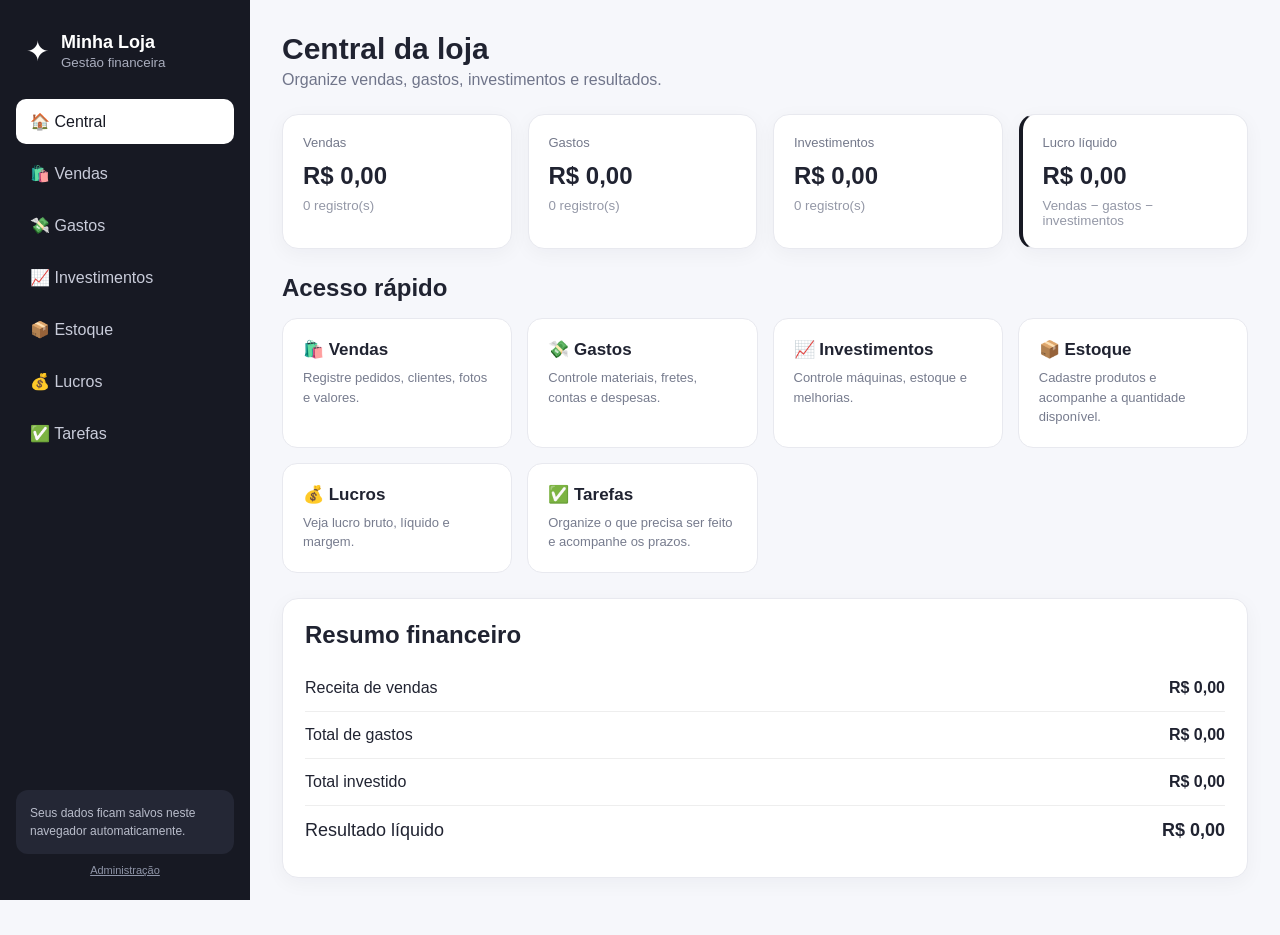
<file: index.html>
<!DOCTYPE html>
<html lang="pt-BR">
<head>
<meta charset="UTF-8">
<meta name="viewport" content="width=device-width, initial-scale=1.0">
<title>Central da Loja</title>
<link rel="icon" type="image/png" href="IMG/logo.png">
<link rel="apple-touch-icon" href="IMG/logo.png">
<link rel="manifest" href="site.webmanifest">
<link rel="stylesheet" href="css/style.css">
</head>
<body>
<div class="app">
<aside class="sidebar">
  <div class="brand"><span>✦</span><div><strong>Minha Loja</strong><small>Gestão financeira</small></div></div>
  <nav>
    <a class="active" href="index.html">🏠 Central</a>
    <a href="pages/vendas.html">🛍️ Vendas</a>
    <a href="pages/gastos.html">💸 Gastos</a>
    <a href="pages/investimentos.html">📈 Investimentos</a>
    <a href="pages/estoque.html">📦 Estoque</a>
    <a href="pages/lucros.html">💰 Lucros</a>
    <a href="pages/tarefas.html">✅ Tarefas</a>
  </nav>
  <div class="side-note">Seus dados ficam salvos neste navegador automaticamente.</div><button class="admin-link" type="button" onclick="openAdminPanel()">Administração</button>
</aside>
<main class="content">
<header class="topbar"><div><h1>Central da loja</h1><p>Organize vendas, gastos, investimentos e resultados.</p></div></header>
<section class="cards">
  <div class="card"><span>Vendas</span><b id="vendas">R$ 0,00</b><small id="vendasQtd">0 registros</small></div>
  <div class="card"><span>Gastos</span><b id="gastos">R$ 0,00</b><small id="gastosQtd">0 registros</small></div>
  <div class="card"><span>Investimentos</span><b id="investimentos">R$ 0,00</b><small id="investimentosQtd">0 registros</small></div>
  <div class="card highlight"><span>Lucro líquido</span><b id="lucro">R$ 0,00</b><small>Vendas − gastos − investimentos</small></div>
</section>
<section class="quick">
<h2>Acesso rápido</h2>
<div class="grid">
<a href="pages/vendas.html" class="module"><strong>🛍️ Vendas</strong><span>Registre pedidos, clientes, fotos e valores.</span></a>
<a href="pages/gastos.html" class="module"><strong>💸 Gastos</strong><span>Controle materiais, fretes, contas e despesas.</span></a>
<a href="pages/investimentos.html" class="module"><strong>📈 Investimentos</strong><span>Controle máquinas, estoque e melhorias.</span></a>
<a href="pages/estoque.html" class="module"><strong>📦 Estoque</strong><span>Cadastre produtos e acompanhe a quantidade disponível.</span></a>
<a href="pages/lucros.html" class="module"><strong>💰 Lucros</strong><span>Veja lucro bruto, líquido e margem.</span></a>
<a href="pages/tarefas.html" class="module"><strong>✅ Tarefas</strong><span>Organize o que precisa ser feito e acompanhe os prazos.</span></a>
</div>
</section>
<section class="panel">
<h2>Resumo financeiro</h2>
<div id="summary"></div>
</section>
</main></div>
<div id="adminModal" class="modal hidden"><div class="modal-box admin-box"><button class="close" type="button" onclick="closeAdminPanel()">×</button><h2>Administração</h2><div id="adminTools" class="admin-tools"><p>Ações administrativas</p><div class="backup-actions"><button class="button" type="button" onclick="downloadBackup()">Baixar backup</button><label class="button ghost backup-file">Restaurar backup<input id="backupFile" type="file" accept="application/json,.json" onchange="restoreBackup(this)"></label></div><button class="danger" type="button" onclick="clearAll()">Limpar todos os dados</button></div></div></div>
<script src="js/app.js?v=2"></script>
<script>
const adminModal=document.getElementById('adminModal');
function openAdminPanel(){adminModal.classList.remove('hidden')}
function closeAdminPanel(){adminModal.classList.add('hidden')}
renderDashboard();
</script>
</body></html>
</file>
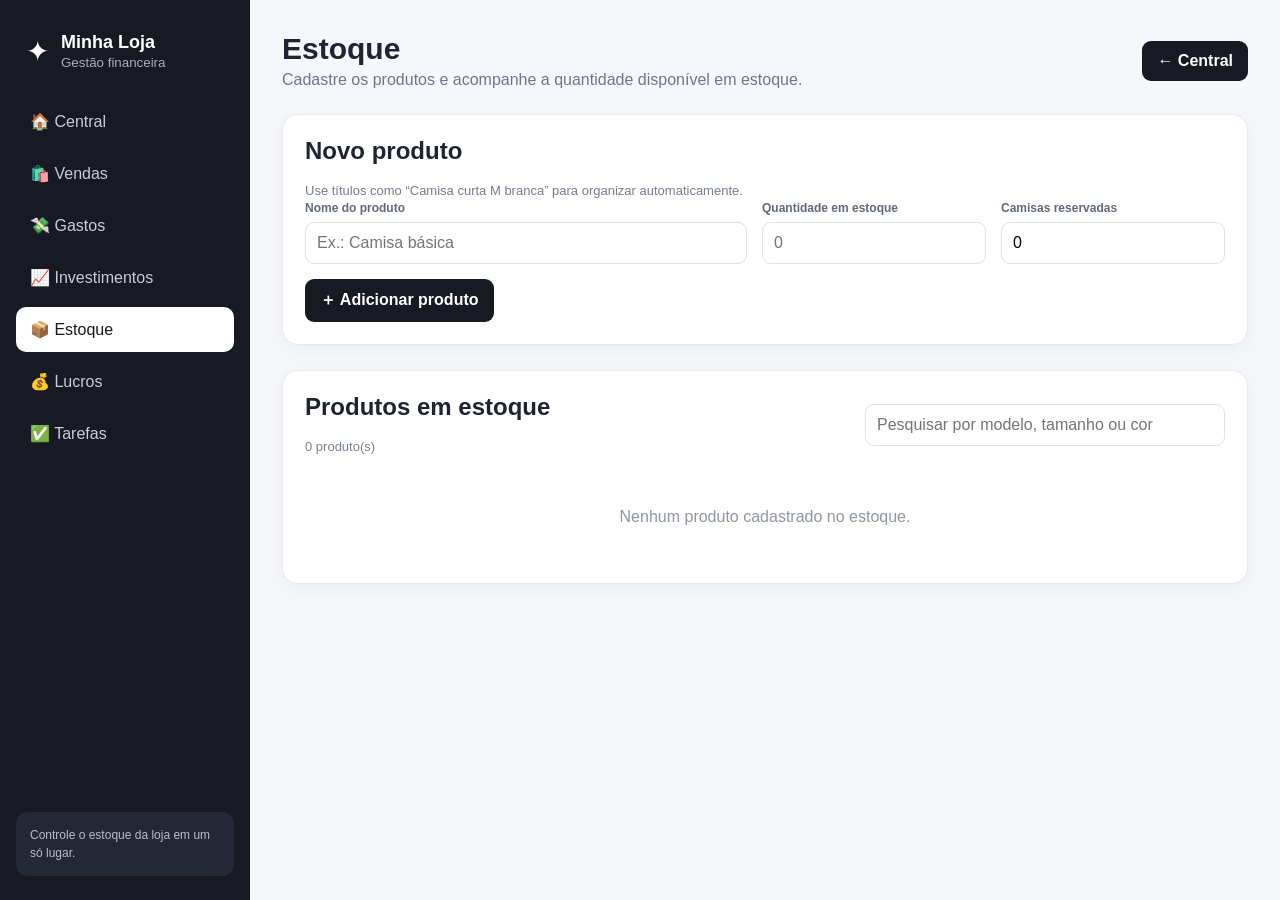
<file: pages/estoque.html>
<!DOCTYPE html>
<html lang="pt-BR">
<head>
  <meta charset="UTF-8">
  <meta name="viewport" content="width=device-width, initial-scale=1.0">
  <title>Estoque</title>
  <link rel="icon" type="image/png" href="../IMG/logo.png">
  <link rel="apple-touch-icon" href="../IMG/logo.png">
  <link rel="manifest" href="../site.webmanifest">
  <link rel="stylesheet" href="../css/style.css">
</head>
<body>
  <div class="app">
    <aside class="sidebar">
      <div class="brand"><span>✦</span><div><strong>Minha Loja</strong><small>Gestão financeira</small></div></div>
      <nav>
        <a href="../index.html">🏠 Central</a>
        <a href="vendas.html">🛍️ Vendas</a>
        <a href="gastos.html">💸 Gastos</a>
        <a href="investimentos.html">📈 Investimentos</a>
        <a class="active" href="estoque.html">📦 Estoque</a>
        <a href="lucros.html">💰 Lucros</a>
        <a href="tarefas.html">✅ Tarefas</a>
      </nav>
      <div class="side-note">Controle o estoque da loja em um só lugar.</div>
    </aside>

    <main class="content">
      <header class="topbar">
        <div>
          <h1>Estoque</h1>
          <p>Cadastre os produtos e acompanhe a quantidade disponível em estoque.</p>
        </div>
        <a class="button" href="../index.html">← Central</a>
      </header>

      <section class="panel task-form-panel stock-form-panel">
        <div class="section-heading">
          <div>
            <h2 id="stockFormTitle">Novo produto</h2>
            <p>Use títulos como “Camisa curta M branca” para organizar automaticamente.</p>
          </div>
        </div>

        <form id="stockForm" class="form">
          <div class="field wide">
            <label for="stockName">Nome do produto</label>
            <input id="stockName" maxlength="120" placeholder="Ex.: Camisa básica" required>
          </div>
          <div class="field">
            <label for="stockQty">Quantidade em estoque</label>
            <input id="stockQty" type="number" min="0" step="1" placeholder="0" required>
          </div>
          <div class="field">
            <label for="stockReserved">Camisas reservadas</label>
            <input id="stockReserved" type="number" min="0" step="1" value="0" required>
          </div>
          <div class="actions wide">
            <button class="button" id="submitStock" type="submit">＋ Adicionar produto</button>
            <button class="ghost hidden" id="cancelStockEdit" type="button" onclick="cancelStockEdit()">Cancelar edição</button>
          </div>
        </form>
      </section>

      <section class="panel">
        <div class="task-list-heading stock-list-heading">
          <div>
            <h2>Produtos em estoque</h2>
            <span id="stockCount" class="muted">0 produto(s)</span>
          </div>
          <input id="stockSearch" class="search stock-search" type="search" placeholder="Pesquisar por modelo, tamanho ou cor">
        </div>
        <div id="stockList" class="stock-list"></div>
      </section>
    </main>
  </div>

  <script src="../js/app.js"></script>
  <script>
    let editingProduct = null;
    const form = document.getElementById('stockForm');
    const nameInput = document.getElementById('stockName');
    const qtyInput = document.getElementById('stockQty');
    const reservedInput = document.getElementById('stockReserved');
    const searchInput = document.getElementById('stockSearch');

    const COLORS = [
      ['branco', 'branca'], ['preto', 'preta'], ['azul'], ['vermelho', 'vermelha'],
      ['verde'], ['amarelo', 'amarela'], ['rosa'], ['roxo', 'roxa'], ['laranja'],
      ['cinza'], ['bege'], ['marrom'], ['lilas'], ['vinho'], ['dourado', 'dourada'],
      ['prata', 'prateado', 'prateada']
    ];
    const SIZE_ORDER = ['PP', 'P', 'M', 'G', 'GG', 'XG', 'XGG', 'XXG'];

    function plainText(value) {
      return String(value || '').normalize('NFD').replace(/[\u0300-\u036f]/g, '').toLowerCase();
    }

    function titleCase(value) {
      return value.replace(/\b\w/g, letter => letter.toUpperCase());
    }

    function productDetails(name) {
      let rest = plainText(name).replace(/[-_/]+/g, ' ');
      let color = 'Sem cor informada';
      COLORS.some(group => {
        const match = group.find(item => new RegExp('\\b' + item + '\\b').test(rest));
        if (!match) return false;
        color = titleCase(group[0]);
        rest = rest.replace(new RegExp('\\b(?:' + group.join('|') + ')\\b', 'g'), ' ');
        return true;
      });

      const sizeMatch = rest.match(/\b(xxg|xgg|xg|gg|pp|p|m|g|\d{2})\b/i);
      const size = sizeMatch ? sizeMatch[1].toUpperCase() : 'Sem tamanho informado';
      if (sizeMatch) rest = rest.replace(/\b(xxg|xgg|xg|gg|pp|p|m|g|\d{2})\b/ig, ' ');
      rest = rest.replace(/\b(tamanho|tam)\b/g, ' ').replace(/\s+/g, ' ').trim();

      return { model: titleCase(rest || 'Modelo não informado'), size, color };
    }

    function integer(value) {
      return Math.max(0, Math.floor(Number(value) || 0));
    }

    function sizeRank(size) {
      const rank = SIZE_ORDER.indexOf(size);
      return rank === -1 ? 999 : rank;
    }

    function productCard(product) {
      const quantity = integer(product.quantidade);
      const reserved = integer(product.reservadas);
      const available = Math.max(0, quantity - reserved);
      return `
        <article class="task-item stock-item">
          <div class="task-copy">
            <strong>${esc(product.nome)}</strong>
            <span class="stock-meta">Estoque: <b>${quantity}</b> · Reservadas: <b>${reserved}</b> · Disponíveis: <b>${available}</b></span>
          </div>
          <div class="task-actions stock-actions">
            <button class="stock-icon add" type="button" title="Adicionar uma unidade" aria-label="Adicionar uma unidade" onclick="increaseQuantity('${product.id}')">+</button>
            <button class="stock-icon subtract" type="button" title="Remover uma unidade" aria-label="Remover uma unidade" onclick="decreaseQuantity('${product.id}')">−</button>
            <button class="stock-icon edit" type="button" title="Editar produto" aria-label="Editar produto" onclick="editProduct('${product.id}')">✎</button>
            <button class="stock-icon remove" type="button" title="Excluir produto" aria-label="Excluir produto" onclick="deleteProduct('${product.id}')">×</button>
          </div>
        </article>`;
    }

    function renderStock() {
      const query = plainText(searchInput.value.trim());
      const products = getData().produtos
        .filter(product => plainText(product.nome).includes(query))
        .map(product => ({ ...product, details: productDetails(product.nome) }))
        .sort((a, b) => a.details.model.localeCompare(b.details.model, 'pt-BR') || a.details.size.localeCompare(b.details.size, 'pt-BR') || a.details.color.localeCompare(b.details.color, 'pt-BR') || a.nome.localeCompare(b.nome, 'pt-BR'));

      document.getElementById('stockCount').textContent = products.length + (query ? ' produto(s) encontrado(s)' : ' produto(s)');
      const groups = new Map();
      products.forEach(product => {
        const { model, size, color } = product.details;
        if (!groups.has(model)) groups.set(model, new Map());
        if (!groups.get(model).has(size)) groups.get(model).set(size, new Map());
        const colors = groups.get(model).get(size);
        if (!colors.has(color)) colors.set(color, []);
        colors.get(color).push(product);
      });
      document.getElementById('stockList').innerHTML = products.length
        ? [...groups.entries()].map(([model, sizes]) => `
            <section class="stock-model-group">
              <h3>${esc(model)}</h3>
              ${[...sizes.entries()].sort(([a], [b]) => sizeRank(a) - sizeRank(b) || a.localeCompare(b, 'pt-BR')).map(([size, colors]) => `
                <div class="stock-size-group">
                  <h4>Tamanho: ${esc(size)}</h4>
                  ${[...colors.entries()].sort(([a], [b]) => a.localeCompare(b, 'pt-BR')).map(([color, items]) => `
                    <div class="stock-color-group">
                      <h5>Cor: ${esc(color)}</h5>
                      ${items.map(productCard).join('')}
                    </div>`).join('')}
                </div>`).join('')}
            </section>`).join('')
        : '<div class="empty task-empty">Nenhum produto cadastrado no estoque.</div>';
    }

    form.addEventListener('submit', function (event) {
      event.preventDefault();
      const data = getData();
      const nome = nameInput.value.trim();
      const quantidade = integer(qtyInput.value);
      const reservadas = integer(reservedInput.value);

      if (!nome) {
        alert('Informe o nome do produto.');
        nameInput.focus();
        return;
      }
      if (reservadas > quantidade) {
        alert('A quantidade reservada não pode ser maior que o estoque.');
        reservedInput.focus();
        return;
      }

      if (editingProduct) {
        const product = data.produtos.find(item => item.id === editingProduct);
        if (product) {
          product.nome = nome;
          product.quantidade = quantidade;
          product.reservadas = reservadas;
        }
      } else {
        data.produtos.push({
          id: uid(),
          nome,
          quantidade,
          reservadas,
          criadoEm: new Date().toISOString()
        });
      }

      saveData(data);
      cancelStockEdit();
      renderStock();
    });

    function editProduct(id) {
      const product = getData().produtos.find(item => item.id === id);
      if (!product) return;

      editingProduct = id;
      nameInput.value = product.nome;
      qtyInput.value = Number(product.quantidade || 0);
      reservedInput.value = integer(product.reservadas);
      document.getElementById('stockFormTitle').textContent = 'Editar produto';
      document.getElementById('submitStock').textContent = 'Salvar alterações';
      document.getElementById('cancelStockEdit').classList.remove('hidden');
      nameInput.focus();
    }

    function cancelStockEdit() {
      editingProduct = null;
      form.reset();
      document.getElementById('stockFormTitle').textContent = 'Novo produto';
      document.getElementById('submitStock').textContent = '＋ Adicionar produto';
      document.getElementById('cancelStockEdit').classList.add('hidden');
    }

    function deleteProduct(id) {
      if (!confirm('Excluir este produto do estoque?')) return;

      const data = getData();
      data.produtos = data.produtos.filter(item => item.id !== id);
      saveData(data);

      if (editingProduct === id) {
        cancelStockEdit();
      }

      renderStock();
    }

    function increaseQuantity(id) {
      const data = getData();
      const product = data.produtos.find(item => item.id === id);
      if (!product) return;
      product.quantidade = integer(product.quantidade) + 1;
      saveData(data);
      renderStock();
    }

    function decreaseQuantity(id) {
      const data = getData();
      const product = data.produtos.find(item => item.id === id);
      if (!product) return;
      const quantity = integer(product.quantidade);
      const reserved = integer(product.reservadas);
      if (quantity <= reserved) {
        alert('Não é possível reduzir o estoque abaixo da quantidade reservada.');
        return;
      }
      product.quantidade = quantity - 1;
      saveData(data);
      renderStock();
    }

    renderStock();
    searchInput.addEventListener('input', renderStock);
    window.addEventListener('dataReady', renderStock);
  </script>
</body>
</html>
</file>
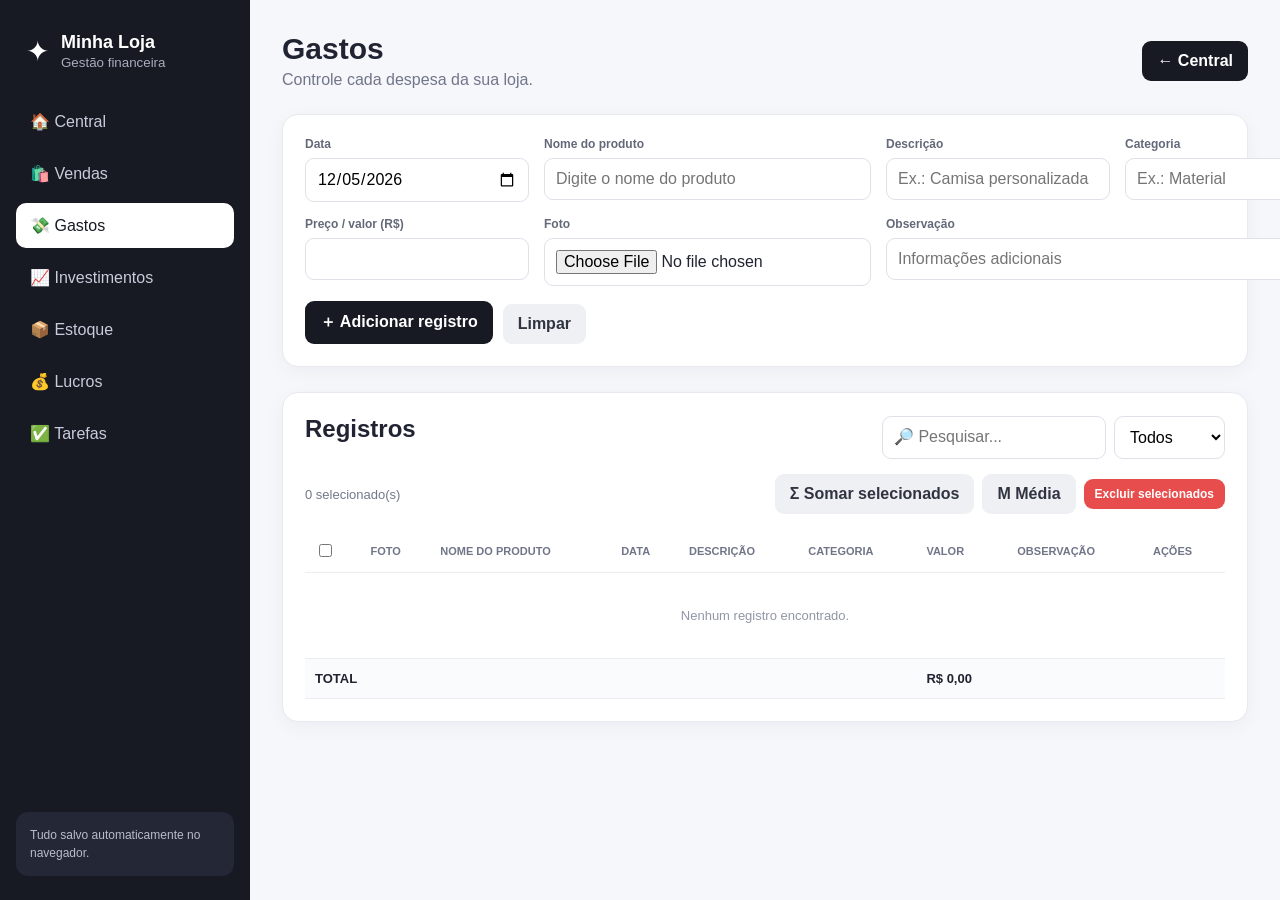
<file: pages/gastos.html>
<!DOCTYPE html>
<html lang="pt-BR">
<head><meta charset="UTF-8"><meta name="viewport" content="width=device-width,initial-scale=1.0"><title>Gastos</title><link rel="icon" type="image/png" href="../IMG/logo.png"><link rel="apple-touch-icon" href="../IMG/logo.png"><link rel="manifest" href="../site.webmanifest"><link rel="stylesheet" href="../css/style.css"></head>
<body><div class="app"><aside class="sidebar"><div class="brand"><span>✦</span><div><strong>Minha Loja</strong><small>Gestão financeira</small></div></div><nav><a href="../index.html">🏠 Central</a><a href="vendas.html" class="">🛍️ Vendas</a><a href="gastos.html" class="active">💸 Gastos</a><a href="investimentos.html" class="">📈 Investimentos</a><a href="estoque.html" class="">📦 Estoque</a><a href="lucros.html" class="">💰 Lucros</a></nav><div class="side-note">Tudo salvo automaticamente no navegador.</div></aside>
<main class="content"><header class="topbar"><div><h1>Gastos</h1><p>Controle cada despesa da sua loja.</p></div><a class="button" href="../index.html">← Central</a></header>
<section class="panel"><form id="form" class="form">
<div class="field"><label>Data</label><input id="data" type="date"></div>
<div class="field"><label>Nome do produto</label><input id="produto" type="text" maxlength="120" placeholder="Digite o nome do produto"></div><div class="field"><label>Descrição</label><input id="descricao" placeholder="Ex.: Camisa personalizada"></div>
<div class="field"><label>Categoria</label><input id="categoria" placeholder="Ex.: Material"></div>
<div class="field"><label>Preço / valor (R$)</label><input id="valor" type="number" step="0.01" min="0"></div>
<div class="field"><label>Foto</label><input id="foto" type="file" accept="image/*"></div>
<div class="field wide"><label>Observação</label><input id="obs" placeholder="Informações adicionais"></div>
<div class="actions wide"><button class="button" type="submit">＋ Adicionar registro</button><button class="ghost" type="button" onclick="resetForm()">Limpar</button></div>
</form></section>
<section class="panel"><div class="table-head"><h2>Registros</h2><div><input id="search" class="search" placeholder="🔎 Pesquisar..." oninput="render()"><select id="period" onchange="render()"><option value="all">Todos</option><option value="month">Este mês</option><option value="year">Este ano</option></select></div></div>
<div class="tools"><span id="selectedInfo">0 selecionados</span><button class="ghost" onclick="sumSelected()">Σ Somar selecionados</button><button class="ghost" onclick="avgSelected()">M Média</button><button class="danger small" onclick="deleteSelected()">Excluir selecionados</button></div>
<div class="table-wrap"><table><thead><tr><th><input type="checkbox" id="checkAll" onchange="toggleAll(this)"></th><th>Foto</th><th>Nome do produto</th><th>Data</th><th>Descrição</th><th>Categoria</th><th>Valor</th><th>Observação</th><th>Ações</th></tr></thead><tbody id="tbody"></tbody><tfoot><tr><td colspan="6">TOTAL</td><td id="total">R$ 0,00</td><td colspan="2"></td></tr></tfoot></table></div></section>
</main></div>
<div id="modal" class="modal hidden"><div class="modal-box"><button class="close" onclick="closeModal()">×</button><h2>Editar registro</h2><form id="editForm" class="form"></form></div></div>
<script src="../js/app.js"></script><script>
const TYPE='gastos'; let editing=null;
document.getElementById('data').valueAsDate=new Date();
function resetForm(){document.getElementById('form').reset();document.getElementById('data').valueAsDate=new Date()}
document.getElementById('form').addEventListener('submit',async e=>{
 e.preventDefault(); const d=getData(), f=document.getElementById('foto').files[0]; let photo='';
 if(f){photo=await readFile(f)}
 d[TYPE].push({id:uid(),produtoId:"",produtoNome:produto.value.trim(),data:data.value,descricao:descricao.value,categoria:categoria.value,valor:Number(valor.value||0),foto:photo,obs:obs.value});saveData(d);resetForm();render();
});
function readFile(f){return new Promise((res,rej)=>{const r=new FileReader();r.onload=()=>res(r.result);r.onerror=rej;r.readAsDataURL(f)})}
function filtered(){const d=getData()[TYPE], q=search.value.toLowerCase(), p=period.value, now=new Date();return d.filter(x=>{const text=(productName(x.produtoId)||x.produtoNome||'')+' '+x.descricao+' '+x.categoria+' '+x.obs.toLowerCase();if(q&&!text.includes(q))return false;if(p==='month'){const z=new Date(x.data+'T12:00');if(z.getMonth()!=now.getMonth()||z.getFullYear()!=now.getFullYear())return false}if(p==='year'&&x.data?.slice(0,4)!=now.getFullYear())return false;return true}).sort((a,b)=>(b.data||'').localeCompare(a.data||''))}
function render(){const arr=filtered();tbody.innerHTML=rowsGroupedByDate(arr,9,x=>`<tr><td><input class="rowcheck" type="checkbox" value="${x.id}" onchange="selectionChanged()"></td><td>${imagePreview(x.foto)}</td><td><b>${esc(productName(x.produtoId)||x.produtoNome||'—')}</b></td><td>${formatRecordDate(x.data)}</td><td><b>${esc(x.descricao)}</b></td><td>${esc(x.categoria)}</td><td class="money">${brl(x.valor)}</td><td>${esc(x.obs)}</td><td><button class="icon" onclick="edit('${x.id}')">✏️</button><button class="icon" onclick="del('${x.id}')">🗑️</button></td></tr>`)||`<tr><td colspan="9" class="empty">Nenhum registro encontrado.</td></tr>`;total.textContent=brl(arr.reduce((a,x)=>a+x.valor,0));selectionChanged()}
function selected(){return [...document.querySelectorAll('.rowcheck:checked')].map(c=>c.value)}
function selectionChanged(){selectedInfo.textContent=selected().length+' selecionado(s)'}
function toggleAll(c){document.querySelectorAll('.rowcheck').forEach(x=>x.checked=c.checked);selectionChanged()}
function sumSelected(){const ids=selected(), d=getData()[TYPE];alert('Soma selecionada: '+brl(d.filter(x=>ids.includes(x.id)).reduce((a,x)=>a+x.valor,0)))}
function avgSelected(){const ids=selected(), d=getData()[TYPE].filter(x=>ids.includes(x.id));alert('Média selecionada: '+brl(d.length?d.reduce((a,x)=>a+x.valor,0)/d.length:0))}
function deleteSelected(){const ids=selected();if(!ids.length)return alert('Selecione registros.');if(confirm('Excluir os registros selecionados?')){const d=getData();d[TYPE]=d[TYPE].filter(x=>!ids.includes(x.id));saveData(d);render()}}
function del(id){if(confirm('Excluir este registro?')){const d=getData();d[TYPE]=d[TYPE].filter(x=>x.id!==id);saveData(d);render()}}
function edit(id){const x=getData()[TYPE].find(a=>a.id===id);editing=id;document.getElementById('editForm').innerHTML=`<div class="field"><label>Nome do produto</label><input id="ed_produto" type="text" maxlength="120" placeholder="Digite o nome do produto"></div><div class="field"><label>Data</label><input id="ed_data" type="date" value="${x.data||''}"></div><div class="field"><label>Descrição</label><input id="ed_desc" value="${esc(x.descricao)}"></div><div class="field"><label>Categoria</label><input id="ed_cat" value="${esc(x.categoria)}"></div><div class="field"><label>Valor</label><input id="ed_val" type="number" step="0.01" value="${x.valor}"></div><div class="field wide"><label>Observação</label><input id="ed_obs" value="${esc(x.obs)}"></div><div class="actions wide"><button class="button">Salvar alterações</button></div>`;document.getElementById('modal').classList.remove('hidden');ed_produto.value=x.produtoNome||productName(x.produtoId)||'';document.getElementById('editForm').onsubmit=e=>{e.preventDefault();const d=getData(),z=d[TYPE].find(a=>a.id===editing);Object.assign(z,{produtoId:"",produtoNome:ed_produto.value.trim(),data:ed_data.value,descricao:ed_desc.value,categoria:ed_cat.value,valor:Number(ed_val.value||0),obs:ed_obs.value});saveData(d);closeModal();render()}}
function closeModal(){modal.classList.add('hidden');editing=null}
render();
</script></body></html>
</file>
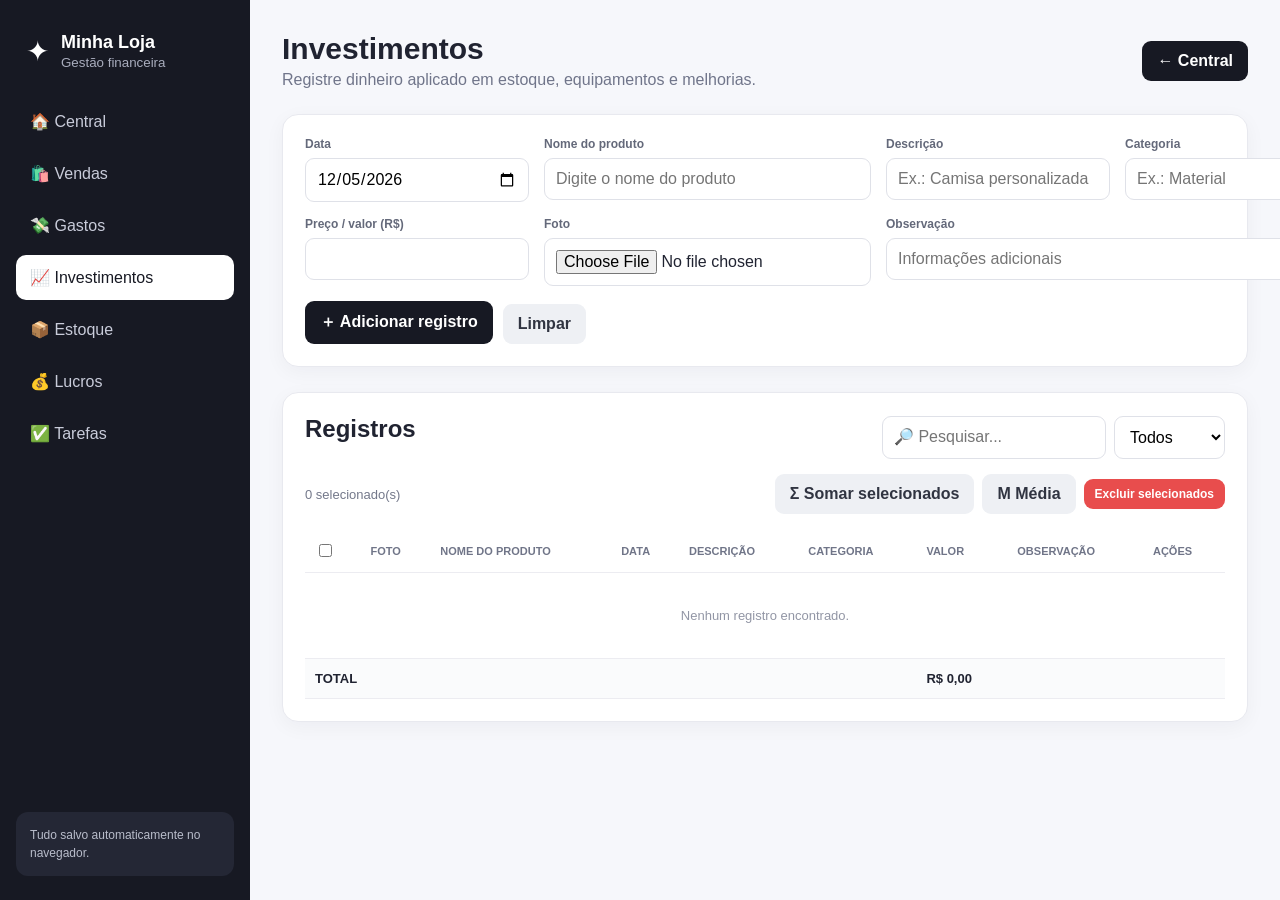
<file: pages/investimentos.html>
<!DOCTYPE html>
<html lang="pt-BR">
<head><meta charset="UTF-8"><meta name="viewport" content="width=device-width,initial-scale=1.0"><title>Investimentos</title><link rel="icon" type="image/png" href="../IMG/logo.png"><link rel="apple-touch-icon" href="../IMG/logo.png"><link rel="manifest" href="../site.webmanifest"><link rel="stylesheet" href="../css/style.css"></head>
<body><div class="app"><aside class="sidebar"><div class="brand"><span>✦</span><div><strong>Minha Loja</strong><small>Gestão financeira</small></div></div><nav><a href="../index.html">🏠 Central</a><a href="vendas.html" class="">🛍️ Vendas</a><a href="gastos.html" class="">💸 Gastos</a><a href="investimentos.html" class="active">📈 Investimentos</a><a href="estoque.html" class="">📦 Estoque</a><a href="lucros.html" class="">💰 Lucros</a></nav><div class="side-note">Tudo salvo automaticamente no navegador.</div></aside>
<main class="content"><header class="topbar"><div><h1>Investimentos</h1><p>Registre dinheiro aplicado em estoque, equipamentos e melhorias.</p></div><a class="button" href="../index.html">← Central</a></header>
<section class="panel"><form id="form" class="form">
<div class="field"><label>Data</label><input id="data" type="date"></div>
<div class="field"><label>Nome do produto</label><input id="produto" type="text" maxlength="120" placeholder="Digite o nome do produto"></div><div class="field"><label>Descrição</label><input id="descricao" placeholder="Ex.: Camisa personalizada"></div>
<div class="field"><label>Categoria</label><input id="categoria" placeholder="Ex.: Material"></div>
<div class="field"><label>Preço / valor (R$)</label><input id="valor" type="number" step="0.01" min="0"></div>
<div class="field"><label>Foto</label><input id="foto" type="file" accept="image/*"></div>
<div class="field wide"><label>Observação</label><input id="obs" placeholder="Informações adicionais"></div>
<div class="actions wide"><button class="button" type="submit">＋ Adicionar registro</button><button class="ghost" type="button" onclick="resetForm()">Limpar</button></div>
</form></section>
<section class="panel"><div class="table-head"><h2>Registros</h2><div><input id="search" class="search" placeholder="🔎 Pesquisar..." oninput="render()"><select id="period" onchange="render()"><option value="all">Todos</option><option value="month">Este mês</option><option value="year">Este ano</option></select></div></div>
<div class="tools"><span id="selectedInfo">0 selecionados</span><button class="ghost" onclick="sumSelected()">Σ Somar selecionados</button><button class="ghost" onclick="avgSelected()">M Média</button><button class="danger small" onclick="deleteSelected()">Excluir selecionados</button></div>
<div class="table-wrap"><table><thead><tr><th><input type="checkbox" id="checkAll" onchange="toggleAll(this)"></th><th>Foto</th><th>Nome do produto</th><th>Data</th><th>Descrição</th><th>Categoria</th><th>Valor</th><th>Observação</th><th>Ações</th></tr></thead><tbody id="tbody"></tbody><tfoot><tr><td colspan="6">TOTAL</td><td id="total">R$ 0,00</td><td colspan="2"></td></tr></tfoot></table></div></section>
</main></div>
<div id="modal" class="modal hidden"><div class="modal-box"><button class="close" onclick="closeModal()">×</button><h2>Editar registro</h2><form id="editForm" class="form"></form></div></div>
<script src="../js/app.js"></script><script>
const TYPE='investimentos'; let editing=null;
function rowsGroupedByDate(items,columns,row){return rowsGroupedByMonth(items,columns,row)}
document.getElementById('data').valueAsDate=new Date();
function resetForm(){document.getElementById('form').reset();document.getElementById('data').valueAsDate=new Date()}
document.getElementById('form').addEventListener('submit',async e=>{
 e.preventDefault(); const d=getData(), f=document.getElementById('foto').files[0]; let photo='';
 if(f){photo=await readFile(f)}
 d[TYPE].push({id:uid(),produtoId:"",produtoNome:produto.value.trim(),data:data.value,descricao:descricao.value,categoria:categoria.value,valor:Number(valor.value||0),foto:photo,obs:obs.value});saveData(d);resetForm();render();
});
function readFile(f){return new Promise((res,rej)=>{const r=new FileReader();r.onload=()=>res(r.result);r.onerror=rej;r.readAsDataURL(f)})}
function filtered(){const d=getData()[TYPE], q=search.value.toLowerCase(), p=period.value, now=new Date();return d.filter(x=>{const text=(productName(x.produtoId)||x.produtoNome||'')+' '+x.descricao+' '+x.categoria+' '+x.obs.toLowerCase();if(q&&!text.includes(q))return false;if(p==='month'){const z=new Date(x.data+'T12:00');if(z.getMonth()!=now.getMonth()||z.getFullYear()!=now.getFullYear())return false}if(p==='year'&&x.data?.slice(0,4)!=now.getFullYear())return false;return true}).sort((a,b)=>(b.data||'').localeCompare(a.data||''))}
function render(){const arr=filtered();tbody.innerHTML=rowsGroupedByDate(arr,9,x=>`<tr><td><input class="rowcheck" type="checkbox" value="${x.id}" onchange="selectionChanged()"></td><td>${imagePreview(x.foto)}</td><td><b>${esc(productName(x.produtoId)||x.produtoNome||'—')}</b></td><td>${formatRecordDate(x.data)}</td><td><b>${esc(x.descricao)}</b></td><td>${esc(x.categoria)}</td><td class="money">${brl(x.valor)}</td><td>${esc(x.obs)}</td><td><button class="icon" onclick="edit('${x.id}')">✏️</button><button class="icon" onclick="del('${x.id}')">🗑️</button></td></tr>`)||`<tr><td colspan="9" class="empty">Nenhum registro encontrado.</td></tr>`;total.textContent=brl(arr.reduce((a,x)=>a+x.valor,0));selectionChanged()}
function selected(){return [...document.querySelectorAll('.rowcheck:checked')].map(c=>c.value)}
function selectionChanged(){selectedInfo.textContent=selected().length+' selecionado(s)'}
function toggleAll(c){document.querySelectorAll('.rowcheck').forEach(x=>x.checked=c.checked);selectionChanged()}
function sumSelected(){const ids=selected(), d=getData()[TYPE];alert('Soma selecionada: '+brl(d.filter(x=>ids.includes(x.id)).reduce((a,x)=>a+x.valor,0)))}
function avgSelected(){const ids=selected(), d=getData()[TYPE].filter(x=>ids.includes(x.id));alert('Média selecionada: '+brl(d.length?d.reduce((a,x)=>a+x.valor,0)/d.length:0))}
function deleteSelected(){const ids=selected();if(!ids.length)return alert('Selecione registros.');if(confirm('Excluir os registros selecionados?')){const d=getData();d[TYPE]=d[TYPE].filter(x=>!ids.includes(x.id));saveData(d);render()}}
function del(id){if(confirm('Excluir este registro?')){const d=getData();d[TYPE]=d[TYPE].filter(x=>x.id!==id);saveData(d);render()}}
function edit(id){const x=getData()[TYPE].find(a=>a.id===id);editing=id;document.getElementById('editForm').innerHTML=`<div class="field"><label>Nome do produto</label><input id="ed_produto" type="text" maxlength="120" placeholder="Digite o nome do produto"></div><div class="field"><label>Data</label><input id="ed_data" type="date" value="${x.data||''}"></div><div class="field"><label>Descrição</label><input id="ed_desc" value="${esc(x.descricao)}"></div><div class="field"><label>Categoria</label><input id="ed_cat" value="${esc(x.categoria)}"></div><div class="field"><label>Valor</label><input id="ed_val" type="number" step="0.01" value="${x.valor}"></div><div class="field wide"><label>Observação</label><input id="ed_obs" value="${esc(x.obs)}"></div><div class="actions wide"><button class="button">Salvar alterações</button></div>`;document.getElementById('modal').classList.remove('hidden');ed_produto.value=x.produtoNome||productName(x.produtoId)||'';document.getElementById('editForm').onsubmit=e=>{e.preventDefault();const d=getData(),z=d[TYPE].find(a=>a.id===editing);Object.assign(z,{produtoId:"",produtoNome:ed_produto.value.trim(),data:ed_data.value,descricao:ed_desc.value,categoria:ed_cat.value,valor:Number(ed_val.value||0),obs:ed_obs.value});saveData(d);closeModal();render()}}
function closeModal(){modal.classList.add('hidden');editing=null}
render();
</script></body></html>
</file>
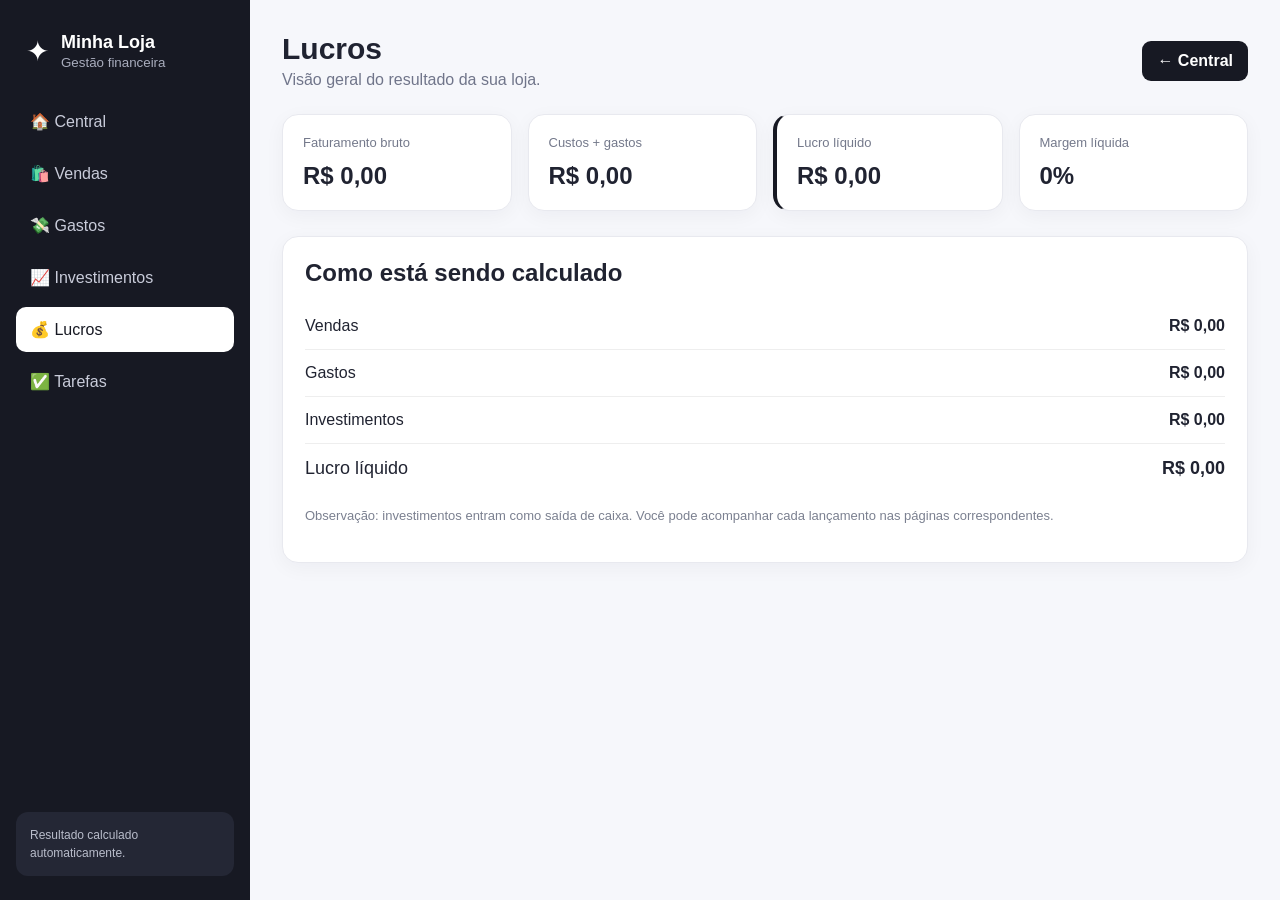
<file: pages/lucros.html>
<!DOCTYPE html><html lang="pt-BR"><head><meta charset="UTF-8"><meta name="viewport" content="width=device-width,initial-scale=1.0"><title>Lucros</title><link rel="stylesheet" href="../css/style.css"></head><body><div class="app"><aside class="sidebar"><div class="brand"><span>✦</span><div><strong>Minha Loja</strong><small>Gestão financeira</small></div></div><nav><a href="../index.html">🏠 Central</a><a href="vendas.html">🛍️ Vendas</a><a href="gastos.html">💸 Gastos</a><a href="investimentos.html">📈 Investimentos</a><a class="active" href="lucros.html">💰 Lucros</a></nav><div class="side-note">Resultado calculado automaticamente.</div></aside><main class="content"><header class="topbar"><div><h1>Lucros</h1><p>Visão geral do resultado da sua loja.</p></div><a class="button" href="../index.html">← Central</a></header><section class="cards"><div class="card"><span>Faturamento bruto</span><b id="gross">R$ 0,00</b></div><div class="card"><span>Custos + gastos</span><b id="costs">R$ 0,00</b></div><div class="card highlight"><span>Lucro líquido</span><b id="net">R$ 0,00</b></div><div class="card"><span>Margem líquida</span><b id="margin">0%</b></div></section><section class="panel"><h2>Como está sendo calculado</h2><div class="summary-row"><span>Vendas</span><b id="v">R$ 0,00</b></div><div class="summary-row"><span>Gastos</span><b id="g">R$ 0,00</b></div><div class="summary-row"><span>Investimentos</span><b id="i">R$ 0,00</b></div><div class="summary-row total"><span>Lucro líquido</span><b id="n2">R$ 0,00</b></div><p class="muted">Observação: investimentos entram como saída de caixa. Você pode acompanhar cada lançamento nas páginas correspondentes.</p></section></main></div><script src="../js/app.js"></script><script>function go(){let d=getData();let v=d.vendas.reduce((a,x)=>a+x.valor,0),g=d.gastos.reduce((a,x)=>a+x.valor,0),i=d.investimentos.reduce((a,x)=>a+x.valor,0),n=v-g-i;gross.textContent=brl(v);costs.textContent=brl(g+i);net.textContent=brl(n);margin.textContent=(v?(n/v*100:0).toFixed(1):0)+'%';document.getElementById('v').textContent=brl(v);document.getElementById('g').textContent=brl(g);document.getElementById('i').textContent=brl(i);document.getElementById('n2').textContent=brl(n)}go()window.addEventListener('dataReady',go);</script></body></html>
</file>
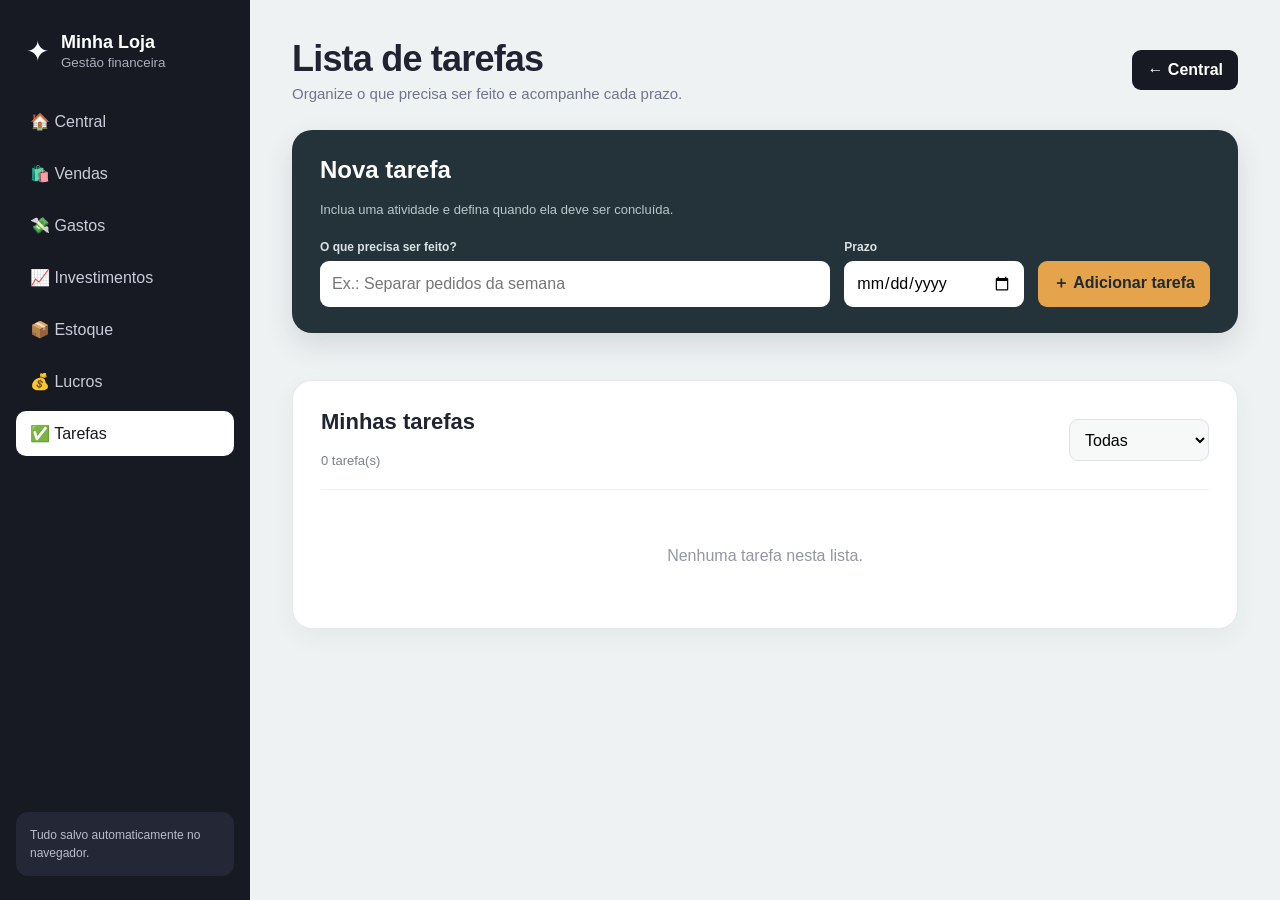
<file: pages/tarefas.html>
<!DOCTYPE html>
<html lang="pt-BR">
<head><meta charset="UTF-8"><meta name="viewport" content="width=device-width, initial-scale=1.0"><title>Tarefas</title><link rel="icon" type="image/png" href="../IMG/logo.png"><link rel="apple-touch-icon" href="../IMG/logo.png"><link rel="manifest" href="../site.webmanifest"><link rel="stylesheet" href="../css/style.css"><link rel="stylesheet" href="../css/tasks.css"></head>
<body><div class="app"><aside class="sidebar"><div class="brand"><span>✦</span><div><strong>Minha Loja</strong><small>Gestão financeira</small></div></div><nav><a href="../index.html">🏠 Central</a><a href="vendas.html">🛍️ Vendas</a><a href="gastos.html">💸 Gastos</a><a href="investimentos.html">📈 Investimentos</a><a href="estoque.html">📦 Estoque</a><a href="lucros.html">💰 Lucros</a><a class="active" href="tarefas.html">✅ Tarefas</a></nav><div class="side-note">Tudo salvo automaticamente no navegador.</div></aside>
<main class="content"><header class="topbar"><div><h1>Lista de tarefas</h1><p>Organize o que precisa ser feito e acompanhe cada prazo.</p></div><a class="button" href="../index.html">← Central</a></header>
<section class="task-layout"><section class="panel task-form-panel"><div class="section-heading"><div><h2 id="formTitle">Nova tarefa</h2><p>Inclua uma atividade e defina quando ela deve ser concluída.</p></div></div><form id="taskForm" class="form"><div class="field wide"><label for="taskTitle">O que precisa ser feito?</label><input id="taskTitle" maxlength="120" placeholder="Ex.: Separar pedidos da semana"></div><div class="field"><label for="taskDue">Prazo</label><input id="taskDue" type="date"></div><div class="actions wide"><button class="button" id="submitTask" type="submit">＋ Adicionar tarefa</button><button class="ghost hidden" id="cancelEdit" type="button" onclick="cancelEdit()">Cancelar edição</button></div></form></section>
<section class="panel"><div class="task-list-heading"><div><h2>Minhas tarefas</h2><span id="taskCount" class="muted">0 tarefas</span></div><select id="taskFilter" onchange="renderTasks()"><option value="all">Todas</option><option value="pending">Pendentes</option><option value="done">Concluídas</option></select></div><div id="taskList" class="task-list"></div></section></section>
</main></div>
<script src="../js/app.js"></script><script>
let editingTask=null;
const form=document.getElementById('taskForm'), titleInput=document.getElementById('taskTitle'), dueInput=document.getElementById('taskDue');
function formatDue(date){if(!date)return 'Sem prazo';return new Date(date+'T12:00:00').toLocaleDateString('pt-BR',{day:'2-digit',month:'2-digit',year:'numeric'})}
function dueStatus(task){if(task.done||!task.prazo)return '';return task.prazo<new Date().toISOString().slice(0,10)?' atrasada':''}
function renderTasks(){const filter=document.getElementById('taskFilter').value;const tasks=getData().tarefas.filter(task=>filter==='all'||(filter==='done'&&task.done)||(filter==='pending'&&!task.done)).sort((a,b)=>(a.done-b.done)||(a.prazo||'9999').localeCompare(b.prazo||'9999'));document.getElementById('taskCount').textContent=getData().tarefas.length+' tarefa(s)';document.getElementById('taskList').innerHTML=tasks.map(task=>`<article class="task-item ${task.done?'done':''}"><label class="task-check"><input type="checkbox" ${task.done?'checked':''} onchange="toggleTask('${task.id}')"><span class="checkmark" aria-hidden="true">✓</span></label><div class="task-copy"><strong>${esc(task.titulo)}</strong><span class="task-due${dueStatus(task)}">${task.prazo&&dueStatus(task)?'⚠️ Prazo vencido: ':'📅 '}${formatDue(task.prazo)}</span></div><div class="task-actions"><button class="icon" title="Editar tarefa" aria-label="Editar tarefa" onclick="editTask('${task.id}')">✏️</button><button class="icon" title="Excluir tarefa" aria-label="Excluir tarefa" onclick="deleteTask('${task.id}')">🗑️</button></div></article>`).join('')||'<div class="empty task-empty">Nenhuma tarefa nesta lista.</div>'}
form.addEventListener('submit',event=>{event.preventDefault();const data=getData();if(editingTask){const task=data.tarefas.find(item=>item.id===editingTask);Object.assign(task,{titulo:titleInput.value.trim(),prazo:dueInput.value})}else data.tarefas.push({id:uid(),titulo:titleInput.value.trim(),prazo:dueInput.value,done:false});saveData(data);cancelEdit();renderTasks()});
function toggleTask(id){const data=getData(),task=data.tarefas.find(item=>item.id===id);if(task){task.done=!task.done;saveData(data);renderTasks()}}
function editTask(id){const task=getData().tarefas.find(item=>item.id===id);if(!task)return;editingTask=id;titleInput.value=task.titulo;dueInput.value=task.prazo||'';document.getElementById('formTitle').textContent='Editar tarefa';document.getElementById('submitTask').textContent='Salvar alterações';document.getElementById('cancelEdit').classList.remove('hidden');titleInput.focus()}
function cancelEdit(){editingTask=null;form.reset();document.getElementById('formTitle').textContent='Nova tarefa';document.getElementById('submitTask').textContent='＋ Adicionar tarefa';document.getElementById('cancelEdit').classList.add('hidden')}
function deleteTask(id){if(!confirm('Excluir esta tarefa?'))return;const data=getData();data.tarefas=data.tarefas.filter(task=>task.id!==id);saveData(data);if(editingTask===id)cancelEdit();renderTasks()}
renderTasks();
</script></body></html>
</file>
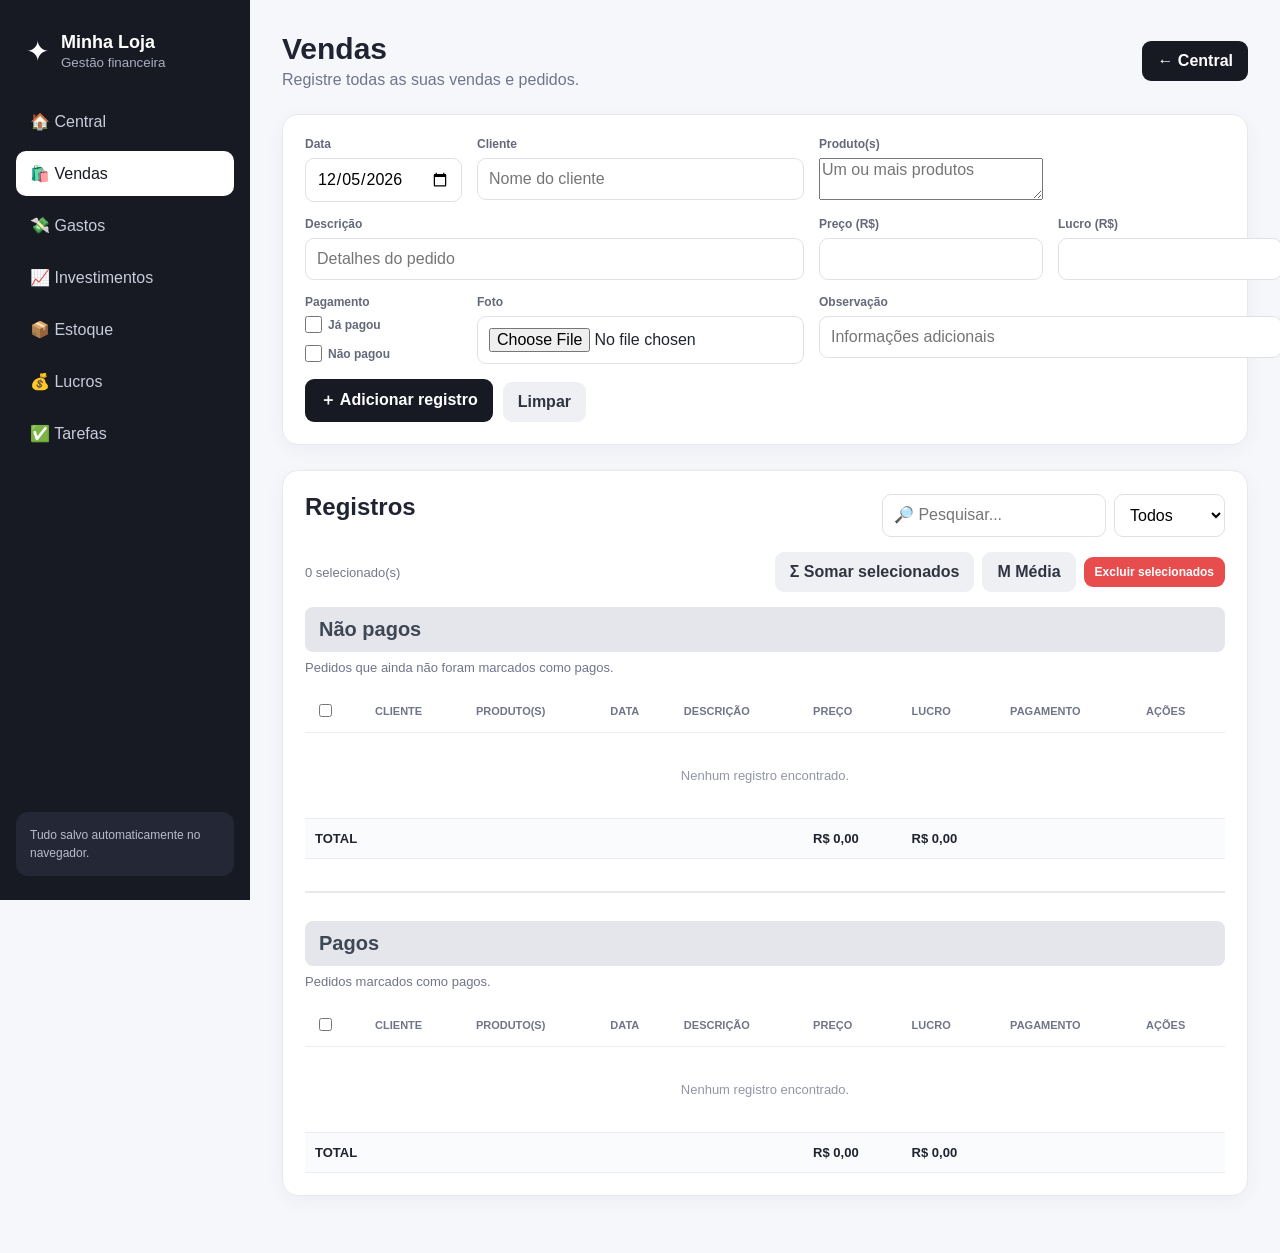
<file: pages/vendas.html>
<!DOCTYPE html>
<html lang="pt-BR">
<head><meta charset="UTF-8"><meta name="viewport" content="width=device-width,initial-scale=1.0"><title>Vendas</title><link rel="icon" type="image/png" href="../IMG/logo.png"><link rel="apple-touch-icon" href="../IMG/logo.png"><link rel="manifest" href="../site.webmanifest"><link rel="stylesheet" href="../css/style.css"></head>
<body><div class="app"><aside class="sidebar"><div class="brand"><span>✦</span><div><strong>Minha Loja</strong><small>Gestão financeira</small></div></div><nav><a href="../index.html">🏠 Central</a><a href="vendas.html" class="active">🛍️ Vendas</a><a href="gastos.html" class="">💸 Gastos</a><a href="investimentos.html" class="">📈 Investimentos</a><a href="estoque.html" class="">📦 Estoque</a><a href="lucros.html" class="">💰 Lucros</a></nav><div class="side-note">Tudo salvo automaticamente no navegador.</div></aside>
<main class="content"><header class="topbar"><div><h1>Vendas</h1><p>Registre todas as suas vendas e pedidos.</p></div><a class="button" href="../index.html">← Central</a></header>
<section class="panel"><form id="form" class="form">
<div class="field"><label>Data</label><input id="data" type="date"></div>
<div class="field"><label>Cliente</label><input id="cliente" type="text" maxlength="120" placeholder="Nome do cliente"></div>
<div class="field"><label>Produto(s)</label><textarea id="produtos" rows="2" placeholder="Um ou mais produtos"></textarea></div>
<div class="field wide"><label>Descrição</label><input id="descricao" placeholder="Detalhes do pedido"></div>
<div class="field"><label>Preço (R$)</label><input id="valor" type="number" step="0.01" min="0"></div>
<div class="field"><label>Lucro (R$)</label><input id="lucroVenda" type="number" step="0.01" min="0"></div>
<div class="field"><label>Pagamento</label><div class="check-options"><label><input id="pago" type="checkbox" onchange="setPayment('pago')"> Já pagou</label><label><input id="naoPago" type="checkbox" onchange="setPayment('naoPago')"> Não pagou</label></div></div>
<div class="field"><label>Foto</label><input id="foto" type="file" accept="image/*"></div>
<div class="field wide"><label>Observação</label><input id="obs" placeholder="Informações adicionais"></div>
<div class="actions wide"><button class="button" type="submit">＋ Adicionar registro</button><button class="ghost" type="button" onclick="resetForm()">Limpar</button></div>
</form></section>
<section class="panel"><div class="table-head"><h2>Registros</h2><div><input id="search" class="search" placeholder="🔎 Pesquisar..." oninput="render()"><select id="period" onchange="render()"><option value="all">Todos</option><option value="month">Este mês</option><option value="year">Este ano</option></select></div></div>
<div class="tools"><span id="selectedInfo">0 selecionados</span><button class="ghost" onclick="sumSelected()">Σ Somar selecionados</button><button class="ghost" onclick="avgSelected()">M Média</button><button class="danger small" onclick="deleteSelected()">Excluir selecionados</button></div>
<div class="sales-table-section"><h2 class="sales-table-title">Não pagos</h2><p class="sales-table-description">Pedidos que ainda não foram marcados como pagos.</p><div class="table-wrap"><table><thead><tr><th><input type="checkbox" onchange="toggleAll(this,'tbodyPending')"></th><th>Cliente</th><th>Produto(s)</th><th>Data</th><th>Descrição</th><th>Preço</th><th>Lucro</th><th>Pagamento</th><th>Ações</th></tr></thead><tbody id="tbodyPending"></tbody><tfoot><tr><td colspan="5">TOTAL</td><td id="totalPending">R$ 0,00</td><td id="totalLucroPending">R$ 0,00</td><td colspan="2"></td></tr></tfoot></table></div></div>
<div class="sales-table-section"><h2 class="sales-table-title">Pagos</h2><p class="sales-table-description">Pedidos marcados como pagos.</p><div class="table-wrap"><table><thead><tr><th><input type="checkbox" onchange="toggleAll(this,'tbodySold')"></th><th>Cliente</th><th>Produto(s)</th><th>Data</th><th>Descrição</th><th>Preço</th><th>Lucro</th><th>Pagamento</th><th>Ações</th></tr></thead><tbody id="tbodySold"></tbody><tfoot><tr><td colspan="5">TOTAL</td><td id="totalSold">R$ 0,00</td><td id="totalLucroSold">R$ 0,00</td><td colspan="2"></td></tr></tfoot></table></div></div></section>
</main></div>
<div id="modal" class="modal hidden"><div class="modal-box"><button class="close" onclick="closeModal()">×</button><h2>Editar registro</h2><form id="editForm" class="form"></form></div></div>
<script src="../js/app.js"></script><script>
const TYPE='vendas'; let editing=null;
document.getElementById('data').valueAsDate=new Date();
function resetForm(){document.getElementById('form').reset();document.getElementById('data').valueAsDate=new Date()}
function setPayment(value){if(value==='pago'&&pago.checked)naoPago.checked=false;if(value==='naoPago'&&naoPago.checked)pago.checked=false}
document.getElementById('form').addEventListener('submit',async e=>{
 e.preventDefault(); const d=getData(), f=document.getElementById('foto').files[0]; let photo='';
 if(f){photo=await readFile(f)}
 d[TYPE].push({id:uid(),cliente:cliente.value.trim(),produtos:produtos.value.trim(),produtoId:"",produtoNome:produtos.value.trim(),data:data.value,descricao:descricao.value,valor:Number(valor.value||0),lucro:Number(lucroVenda.value||0),pago:pago.checked,naoPago:naoPago.checked,foto:photo,obs:obs.value});saveData(d);resetForm();render();
});
function readFile(f){return new Promise((res,rej)=>{const r=new FileReader();r.onload=()=>res(r.result);r.onerror=rej;r.readAsDataURL(f)})}
function filtered(){const d=getData()[TYPE], q=search.value.toLowerCase(), p=period.value, now=new Date();return d.filter(x=>{const text=(x.cliente||'')+' '+(x.produtos||x.produtoNome||'')+' '+(x.descricao||'')+' '+(x.obs||'');if(q&&!text.toLowerCase().includes(q))return false;if(p==='month'){const z=new Date(x.data+'T12:00');if(z.getMonth()!=now.getMonth()||z.getFullYear()!=now.getFullYear())return false}if(p==='year'&&x.data?.slice(0,4)!=now.getFullYear())return false;return true}).sort((a,b)=>(b.data||'').localeCompare(a.data||''))}
function paymentLabel(x){if(x.pago)return 'Pago';if(x.naoPago)return 'Não pago';return '—'}
function salesRow(x){return `<tr><td><input class="rowcheck" type="checkbox" value="${x.id}" onchange="selectionChanged()"></td><td><b>${esc(x.cliente||'—')}</b></td><td>${esc(x.produtos||x.produtoNome||'—')}</td><td>${formatRecordDate(x.data)}</td><td>${esc(x.descricao)}</td><td class="money">${brl(x.valor)}</td><td class="money">${brl(x.lucro)}</td><td>${paymentLabel(x)}</td><td><button class="icon" onclick="edit('${x.id}')">✏️</button><button class="icon" onclick="del('${x.id}')">🗑️</button></td></tr>`}
function renderSalesTable(items,bodyId,totalId,profitId){const body=document.getElementById(bodyId);body.innerHTML=rowsGroupedByMonth(items,9,salesRow)||`<tr><td colspan="9" class="empty">Nenhum registro encontrado.</td></tr>`;document.getElementById(totalId).textContent=brl(items.reduce((a,x)=>a+Number(x.valor||0),0));document.getElementById(profitId).textContent=brl(items.reduce((a,x)=>a+Number(x.lucro||0),0))}
function render(){const arr=filtered(), pending=arr.filter(x=>!x.pago), sold=arr.filter(x=>x.pago);renderSalesTable(pending,'tbodyPending','totalPending','totalLucroPending');renderSalesTable(sold,'tbodySold','totalSold','totalLucroSold');selectionChanged()}
function selected(){return [...document.querySelectorAll('.rowcheck:checked')].map(c=>c.value)}
function selectionChanged(){selectedInfo.textContent=selected().length+' selecionado(s)'}
function toggleAll(c,bodyId){document.querySelectorAll('#'+bodyId+' .rowcheck').forEach(x=>x.checked=c.checked);selectionChanged()}
function sumSelected(){const ids=selected(), d=getData()[TYPE];alert('Soma selecionada: '+brl(d.filter(x=>ids.includes(x.id)).reduce((a,x)=>a+Number(x.valor||0),0)))}
function avgSelected(){const ids=selected(), d=getData()[TYPE].filter(x=>ids.includes(x.id));alert('Média selecionada: '+brl(d.length?d.reduce((a,x)=>a+x.valor,0)/d.length:0))}
function deleteSelected(){const ids=selected();if(!ids.length)return alert('Selecione registros.');if(confirm('Excluir os registros selecionados?')){const d=getData();d[TYPE]=d[TYPE].filter(x=>!ids.includes(x.id));saveData(d);render()}}
function del(id){if(confirm('Excluir este registro?')){const d=getData();d[TYPE]=d[TYPE].filter(x=>x.id!==id);saveData(d);render()}}
function edit(id){const x=getData()[TYPE].find(a=>a.id===id);editing=id;document.getElementById('editForm').innerHTML=`<div class="field"><label>Cliente</label><input id="ed_cliente" value="${esc(x.cliente)}"></div><div class="field"><label>Produto(s)</label><textarea id="ed_produtos" rows="2">${esc(x.produtos||x.produtoNome)}</textarea></div><div class="field"><label>Data</label><input id="ed_data" type="date" value="${x.data||''}"></div><div class="field wide"><label>Descrição</label><input id="ed_desc" value="${esc(x.descricao)}"></div><div class="field"><label>Preço</label><input id="ed_val" type="number" step="0.01" value="${x.valor||''}"></div><div class="field"><label>Lucro</label><input id="ed_lucro" type="number" step="0.01" value="${x.lucro||''}"></div><div class="field"><label>Pagamento</label><div class="check-options"><label><input id="ed_pago" type="checkbox"> Já pagou</label><label><input id="ed_naoPago" type="checkbox"> Não pagou</label></div></div><div class="field wide"><label>Observação</label><input id="ed_obs" value="${esc(x.obs)}"></div><div class="actions wide"><button class="button">Salvar alterações</button></div>`;document.getElementById('modal').classList.remove('hidden');ed_pago.checked=!!x.pago;ed_naoPago.checked=!!x.naoPago;ed_pago.onchange=()=>{if(ed_pago.checked)ed_naoPago.checked=false};ed_naoPago.onchange=()=>{if(ed_naoPago.checked)ed_pago.checked=false};document.getElementById('editForm').onsubmit=e=>{e.preventDefault();const d=getData(),z=d[TYPE].find(a=>a.id===editing);Object.assign(z,{cliente:ed_cliente.value.trim(),produtos:ed_produtos.value.trim(),produtoId:"",produtoNome:ed_produtos.value.trim(),data:ed_data.value,descricao:ed_desc.value,valor:Number(ed_val.value||0),lucro:Number(ed_lucro.value||0),pago:ed_pago.checked,naoPago:ed_naoPago.checked,obs:ed_obs.value});saveData(d);closeModal();render()}}
function closeModal(){modal.classList.add('hidden');editing=null}
render();
</script></body></html>
</file>
<file: css/style.css>
/* Responsividade global */
html{overflow-x:hidden}
button,input,select,textarea{max-width:100%;font:inherit}
.table-wrap{width:100%;overflow-x:auto;-webkit-overflow-scrolling:touch}
.table-wrap table{min-width:860px}
@media (max-width:1100px){
	.content{padding:26px;}
	.cards{grid-template-columns:repeat(2,minmax(0,1fr))}
	.grid{grid-template-columns:repeat(2,minmax(0,1fr))}
}
@media (max-width:760px){
	.app{display:block;min-height:100vh}
	.sidebar{position:static;width:100%;height:auto;padding:12px 12px 10px}
	.brand{padding:4px 6px 12px}
	.brand span{font-size:24px}
	.sidebar nav{display:flex;gap:6px;overflow-x:auto;padding-bottom:3px;scrollbar-width:none}
	.sidebar nav::-webkit-scrollbar{display:none}
	.sidebar nav a{flex:0 0 auto;padding:10px 11px;white-space:nowrap;font-size:13px}
	.side-note{display:none}
	.content{margin-left:0;width:100%;max-width:none;padding:22px 16px}
	.topbar{align-items:flex-start;flex-direction:column;gap:14px;margin-bottom:20px}
	.topbar h1{font-size:26px}
	.topbar p{font-size:14px;line-height:1.45}
	.topbar button{width:100%}
	.cards{grid-template-columns:1fr;gap:10px;margin-bottom:20px}
	.card{padding:16px}
	.card b{font-size:21px}
	.grid{grid-template-columns:1fr;gap:10px}
	.module{padding:16px}
	.panel{padding:16px;margin-bottom:16px;border-radius:12px}
	.summary-row{gap:14px;padding:12px 0;font-size:14px}
	.summary-row b{text-align:right}
	.form{grid-template-columns:1fr!important;gap:12px}
	.field,.field.wide,.actions{grid-column:auto!important;width:100%}
	.actions{display:flex;flex-wrap:wrap;gap:8px}
	.actions .button,.actions button{flex:1 1 140px;min-height:44px}
	.toolbar{display:flex;flex-wrap:wrap;gap:8px}
	.toolbar>*{flex:1 1 140px}
	.table-wrap{margin:0 -4px;width:calc(100% + 8px)}
	.task-list-heading{align-items:stretch;flex-direction:column;gap:10px}
	.task-list-heading select{width:100%}
	.task-item{align-items:flex-start;padding:14px 12px;gap:10px}
	.task-actions{margin-left:auto}
}
@media (max-width:380px){
	.content{padding-inline:12px}
	.sidebar nav a{font-size:12px;padding-inline:9px}
	.card{padding:14px}
}
.check-options{display:flex;flex-wrap:wrap;gap:12px;align-items:center;min-height:42px}
.check-options label{display:flex;align-items:center;gap:6px;white-space:nowrap}
.check-options input{width:17px;height:17px;margin:0}
.admin-link{display:block;margin-top:10px;padding:0;border:0;background:transparent;color:#8f95a8;font-size:11px;text-decoration:underline;cursor:pointer}
.admin-link:hover{color:#fff}
.admin-box{max-width:420px}
.admin-box p{color:#70758a;font-size:13px;line-height:1.5}
.admin-tools{margin-top:20px;padding-top:18px;border-top:1px solid #e8e9ef}
.admin-tools p{margin:0 0 10px;font-weight:600;color:#202331}
.backup-actions{display:flex;flex-wrap:wrap;gap:8px;margin-bottom:12px}
.backup-actions .button{flex:1 1 145px;text-align:center}
.backup-file{position:relative;overflow:hidden}
.backup-file input{position:absolute;inset:0;width:100%;height:100%;opacity:0;cursor:pointer}
/* Redesign da tela de tarefas */
body:has(.sidebar a.active[href="tarefas.html"]){background:#eef2f3}
body:has(.sidebar a.active[href="tarefas.html"]) .content{max-width:1280px;padding:38px 42px}
body:has(.sidebar a.active[href="tarefas.html"]) .topbar{max-width:1080px;margin-bottom:28px}
body:has(.sidebar a.active[href="tarefas.html"]) .topbar h1{font-size:36px;letter-spacing:-.8px}
body:has(.sidebar a.active[href="tarefas.html"]) .topbar p{font-size:15px}
body:has(.sidebar a.active[href="tarefas.html"]) .task-layout{max-width:1080px;display:grid;grid-template-columns:1fr;gap:22px}
body:has(.sidebar a.active[href="tarefas.html"]) .task-form-panel{position:static;background:#24333a;border:0;border-radius:20px;padding:26px 28px;box-shadow:0 12px 28px #24333a20;color:#fff}
body:has(.sidebar a.active[href="tarefas.html"]) .task-form-panel .section-heading{margin-bottom:20px}
body:has(.sidebar a.active[href="tarefas.html"]) .task-form-panel .section-heading p{color:#b9c7ca}
body:has(.sidebar a.active[href="tarefas.html"]) .task-form-panel .form{grid-template-columns:minmax(0,1fr) 180px auto;align-items:end;gap:14px}
body:has(.sidebar a.active[href="tarefas.html"]) .task-form-panel .field.wide{grid-column:auto}
body:has(.sidebar a.active[href="tarefas.html"]) .task-form-panel label{color:#d9e1e2}
body:has(.sidebar a.active[href="tarefas.html"]) .task-form-panel input{background:#fff;border-color:transparent;height:46px}
body:has(.sidebar a.active[href="tarefas.html"]) .task-form-panel .actions{grid-column:auto;margin:0;align-self:end}
body:has(.sidebar a.active[href="tarefas.html"]) .task-form-panel .button{height:46px;background:#e5a34b;color:#202b30;white-space:nowrap}
body:has(.sidebar a.active[href="tarefas.html"]) .task-form-panel .ghost{color:#e5c48e;border-color:#62747a}
body:has(.sidebar a.active[href="tarefas.html"]) .task-layout>.panel:not(.task-form-panel){padding:28px;background:#fff;border-radius:20px;box-shadow:0 8px 24px #24333a0d}
body:has(.sidebar a.active[href="tarefas.html"]) .task-list-heading{align-items:center;margin-bottom:22px;padding-bottom:18px;border-bottom:1px solid #edf0f1}
body:has(.sidebar a.active[href="tarefas.html"]) .task-list-heading h2{font-size:22px}
body:has(.sidebar a.active[href="tarefas.html"]) .task-list-heading select{min-width:140px;height:42px;background:#f7f9f9}
body:has(.sidebar a.active[href="tarefas.html"]) .task-list{gap:12px}
body:has(.sidebar a.active[href="tarefas.html"]) .task-item{min-height:72px;padding:17px 18px;border-color:#edf0f1;border-radius:14px;background:#fbfcfc}
body:has(.sidebar a.active[href="tarefas.html"]) .task-item:hover{background:#f5f8f8;border-color:#dce4e5;transform:translateX(2px)}
body:has(.sidebar a.active[href="tarefas.html"]) .task-item.done{background:#f4f7f5}
body:has(.sidebar a.active[href="tarefas.html"]) .task-copy strong{font-size:16px}
body:has(.sidebar a.active[href="tarefas.html"]) .task-actions .icon{opacity:.65}
body:has(.sidebar a.active[href="tarefas.html"]) .task-actions .icon:hover{opacity:1}
@media(max-width:760px){body:has(.sidebar a.active[href="tarefas.html"]) .content{padding:26px 18px}body:has(.sidebar a.active[href="tarefas.html"]) .topbar h1{font-size:30px}body:has(.sidebar a.active[href="tarefas.html"]) .task-form-panel .form{grid-template-columns:1fr}.task-page{}body:has(.sidebar a.active[href="tarefas.html"]) .task-form-panel .field.wide,body:has(.sidebar a.active[href="tarefas.html"]) .task-form-panel .actions{grid-column:auto}body:has(.sidebar a.active[href="tarefas.html"]) .task-layout>.panel:not(.task-form-panel){padding:22px 16px}}
/* Lista de tarefas */
.task-layout{display:grid;grid-template-columns:minmax(280px,360px) 1fr;gap:20px;align-items:start}.task-form-panel{position:sticky;top:25px}.section-heading h2,.task-list-heading h2{margin:0 0 6px}.section-heading p{margin:0;color:#777c8e;font-size:13px;line-height:1.5}.task-list-heading{display:flex;justify-content:space-between;align-items:flex-start;gap:16px;margin-bottom:16px}.task-list{display:grid;gap:10px}.task-item{display:flex;align-items:center;gap:14px;border:1px solid #e8e9ef;border-radius:12px;padding:15px 16px;background:#fff;transition:background .25s,border-color .25s}.task-item:hover{border-color:#cfd2dc}.task-item.done{background:#f8f9fb}.task-check{position:relative;display:grid;place-items:center;flex:0 0 22px;width:22px;height:22px;cursor:pointer}.task-check input{position:absolute;opacity:0;width:100%;height:100%;margin:0;cursor:pointer}.checkmark{width:22px;height:22px;border:2px solid #b9bdc9;border-radius:6px;color:transparent;display:grid;place-items:center;font-size:14px;font-weight:bold;transition:.2s}.task-check input:checked+.checkmark{background:#171923;border-color:#171923;color:#fff;animation:check-pop .25s ease-out}.task-copy{min-width:0;flex:1}.task-copy strong{display:block;position:relative;width:max-content;max-width:100%;font-size:15px;line-height:1.4}.task-copy strong:after{content:"";position:absolute;left:0;right:0;top:50%;height:2px;background:#171923;transform:scaleX(0);transform-origin:left;transition:transform .35s ease}.task-item.done .task-copy strong{color:#858998}.task-item.done .task-copy strong:after{transform:scaleX(1)}.task-due{display:block;margin-top:5px;color:#777c8e;font-size:12px}.task-due.atrasada{color:#bd4d4d;font-weight:600}.task-actions{display:flex;gap:3px}.task-actions .icon{font-size:15px}.task-empty{padding:30px 10px}.hidden{display:none!important}@keyframes check-pop{0%{transform:scale(.8)}70%{transform:scale(1.12)}100%{transform:scale(1)}}@media(max-width:900px){.task-layout{grid-template-columns:1fr}.task-form-panel{position:static}}@media(max-width:650px){.content{margin-left:0;width:100%;padding:22px 16px}.sidebar{position:static;width:100%;min-height:auto}.app{display:block}.topbar{align-items:flex-start;flex-direction:column}.task-item{padding:13px 12px}.task-actions{flex-direction:column}.task-list-heading{align-items:center}}
*{box-sizing:border-box}body{margin:0;font-family:Inter,Segoe UI,Arial,sans-serif;background:#f6f7fb;color:#202331}.app{display:flex;min-height:100vh}.sidebar{width:250px;background:#171923;color:#fff;padding:24px 16px;position:fixed;inset:0 auto 0 0;display:flex;flex-direction:column}.brand{display:flex;gap:12px;align-items:center;padding:8px 10px 28px}.brand span{font-size:28px}.brand strong{display:block;font-size:18px}.brand small{color:#a9adbd}.sidebar nav{display:grid;gap:7px}.sidebar nav a{color:#c9ccda;text-decoration:none;padding:13px 14px;border-radius:10px}.sidebar nav a:hover,.sidebar nav a.active{background:#fff;color:#171923}.side-note{margin-top:auto;background:#242735;color:#b9bdcb;padding:14px;border-radius:12px;font-size:12px;line-height:1.5}.content{margin-left:250px;width:calc(100% - 250px);padding:32px;max-width:1600px}.topbar{display:flex;justify-content:space-between;gap:20px;align-items:center;margin-bottom:25px}.topbar h1{margin:0 0 5px;font-size:30px}.topbar p{margin:0;color:#70758a}.cards{display:grid;grid-template-columns:repeat(4,1fr);gap:16px;margin-bottom:25px}.card,.panel{background:#fff;border:1px solid #e8e9ef;border-radius:16px;box-shadow:0 5px 20px #1519270b}.card{padding:20px}.card span{display:block;color:#74798b;font-size:13px;margin-bottom:12px}.card b{font-size:24px}.card small{display:block;margin-top:8px;color:#9498a7}.highlight{border-left:4px solid #171923}.quick{margin-bottom:25px}.quick h2,.panel h2{margin:0 0 16px}.grid{display:grid;grid-template-columns:repeat(4,1fr);gap:15px}.module{background:#fff;border:1px solid #e8e9ef;padding:20px;border-radius:15px;text-decoration:none;color:#202331;transition:.2s}.module:hover{transform:translateY(-2px);box-shadow:0 10px 25px #15192712}.module strong{display:block;font-size:17px;margin-bottom:8px}.module span{color:#777c8e;font-size:13px;line-height:1.5}.panel{padding:22px;margin-bottom:25px}.summary-row{display:flex;justify-content:space-between;border-bottom:1px solid #eee;padding:14px 0}.summary-row.total{font-size:18px;border-bottom:0}.form{display:grid;grid-template-columns:repeat(4,1fr);gap:15px}.field{display:flex;flex-direction:column;gap:7px}.field label{font-size:12px;font-weight:700;color:#64697a}.field input,.search,select{border:1px solid #dfe1e8;border-radius:9px;padding:11px;background:#fff;outline:none}.field input:focus,.search:focus,select:focus{border-color:#555}.wide{grid-column:span 2}.actions{display:flex;gap:10px;align-items:end}.button,.ghost,.danger,.icon{border:0;border-radius:9px;padding:11px 15px;cursor:pointer;text-decoration:none;font-weight:700}.button{background:#171923;color:#fff}.ghost{background:#eef0f4;color:#303441}.danger{background:#e84d4d;color:#fff}.small{padding:8px 11px;font-size:12px}.table-head{display:flex;justify-content:space-between;align-items:center;gap:15px}.table-head>div{display:flex;gap:8px}.tools{display:flex;gap:8px;align-items:center;margin:15px 0}.tools span{margin-right:auto;color:#73788a;font-size:13px}.table-wrap{overflow:auto}table{width:100%;border-collapse:collapse;min-width:900px}th,td{padding:12px 10px;border-bottom:1px solid #ececf1;text-align:left;font-size:13px}th{color:#707588;font-size:11px;text-transform:uppercase}tfoot td{font-weight:800;background:#fafbfc}.money{font-weight:700}.thumb{width:48px;height:48px;object-fit:cover;border-radius:7px}.no-photo{color:#aaa}.icon{padding:7px;background:#f0f1f5;margin-right:5px}.empty{text-align:center;color:#9296a5;padding:35px}.muted{color:#7b8090;font-size:13px;line-height:1.6}.modal{position:fixed;inset:0;background:#0008;display:flex;align-items:center;justify-content:center;padding:20px}.modal.hidden{display:none}.modal-box{background:#fff;border-radius:16px;padding:25px;width:min(650px,100%);position:relative}.close{position:absolute;right:15px;top:10px;border:0;background:none;font-size:25px;cursor:pointer}@media(max-width:1100px){.cards,.grid{grid-template-columns:repeat(2,1fr)}.form{grid-template-columns:repeat(2,1fr)}}@media(max-width:700px){.sidebar{width:100%;height:auto;position:static}.app{display:block}.sidebar nav{grid-template-columns:repeat(2,1fr)}.content{margin:0;width:100%;padding:18px}.topbar{align-items:flex-start;flex-direction:column}.cards,.grid,.form{grid-template-columns:1fr}.wide{grid-column:span 1}.tools{flex-wrap:wrap}.tools span{width:100%;margin:0}.table-head{align-items:flex-start;flex-direction:column}}
.stock-form-panel{position:static}.stock-list-heading{display:grid;grid-template-columns:minmax(0,1fr) minmax(220px,360px);align-items:center}.stock-search{width:100%;min-width:0}.stock-model-group{margin:0 0 26px}.stock-model-group:last-child{margin-bottom:0}.stock-model-group h3{margin:0 0 12px;font-size:18px}.stock-size-group{margin:0 0 16px}.stock-size-group h4{margin:0 0 8px;color:#64697a;font-size:13px;text-transform:uppercase}.stock-color-group{margin:0 0 12px}.stock-color-group h5{margin:0 0 7px;color:#7b8090;font-size:12px}.stock-size-group .stock-item{margin-bottom:8px}.stock-meta{display:block;margin-top:6px;color:#64697a;font-size:13px}.stock-actions{flex-wrap:nowrap;justify-content:flex-end;align-items:center}.stock-icon{display:grid;place-items:center;width:34px;height:34px;padding:0;border:0;border-radius:8px;cursor:pointer;font-size:19px;font-weight:700;line-height:1}.stock-icon.add{background:#171923;color:#fff}.stock-icon.subtract,.stock-icon.edit{background:#eef0f4;color:#303441}.stock-icon.remove{background:#fde5e5;color:#bb3030}@media(max-width:650px){.stock-list-heading{grid-template-columns:1fr;align-items:start}.stock-list-heading .stock-search{margin-top:4px}.stock-actions{width:auto;justify-content:flex-start}.stock-icon{width:32px;height:32px}}
.date-divider td{padding:18px 10px 8px;border-bottom:0;background:#fff;color:#555b6d;font-size:11px;font-weight:800;text-transform:uppercase;letter-spacing:.06em}.date-divider:not(:first-child) td{border-top:2px solid #dfe2ea}.date-divider span{display:flex;align-items:center;gap:9px}.date-divider span:after{content:"";height:1px;flex:1;background:#dfe2ea}
.sales-table-section+.sales-table-section{margin-top:32px;padding-top:28px;border-top:2px solid #e8e9ef}.sales-table-title{margin:0 0 4px!important;padding:11px 14px;background:#e4e6eb;color:#3f4654;border-radius:8px;font-size:20px}.sales-table-description{margin:8px 0 14px;color:#70758a;font-size:13px}.month-divider td{background:#fff!important;text-transform:capitalize}
</file>
<file: css/tasks.css>
body:has(.sidebar a.active[href="tarefas.html"]){background:#eef2f3}
body:has(.sidebar a.active[href="tarefas.html"]) .content{max-width:1280px;padding:38px 42px}
body:has(.sidebar a.active[href="tarefas.html"]) .topbar{max-width:1080px;margin-bottom:28px}
body:has(.sidebar a.active[href="tarefas.html"]) .topbar h1{font-size:36px;letter-spacing:-.8px}
body:has(.sidebar a.active[href="tarefas.html"]) .topbar p{font-size:15px}
body:has(.sidebar a.active[href="tarefas.html"]) .task-layout{max-width:1080px;display:grid;grid-template-columns:1fr;gap:22px}
body:has(.sidebar a.active[href="tarefas.html"]) .task-form-panel{position:static;background:#24333a;border:0;border-radius:20px;padding:26px 28px;box-shadow:0 12px 28px #24333a20;color:#fff}
body:has(.sidebar a.active[href="tarefas.html"]) .task-form-panel .section-heading{margin-bottom:20px}
body:has(.sidebar a.active[href="tarefas.html"]) .task-form-panel .section-heading p{color:#b9c7ca}
body:has(.sidebar a.active[href="tarefas.html"]) .task-form-panel .form{grid-template-columns:minmax(0,1fr) 180px auto;align-items:end;gap:14px}
body:has(.sidebar a.active[href="tarefas.html"]) .task-form-panel .field.wide{grid-column:auto}
body:has(.sidebar a.active[href="tarefas.html"]) .task-form-panel label{color:#d9e1e2}
body:has(.sidebar a.active[href="tarefas.html"]) .task-form-panel input{background:#fff;border-color:transparent;height:46px}
body:has(.sidebar a.active[href="tarefas.html"]) .task-form-panel .actions{grid-column:auto;margin:0;align-self:end}
body:has(.sidebar a.active[href="tarefas.html"]) .task-form-panel .button{height:46px;background:#e5a34b;color:#202b30;white-space:nowrap}
body:has(.sidebar a.active[href="tarefas.html"]) .task-form-panel .ghost{color:#e5c48e;border-color:#62747a}
body:has(.sidebar a.active[href="tarefas.html"]) .task-layout>.panel:not(.task-form-panel){padding:28px;background:#fff;border-radius:20px;box-shadow:0 8px 24px #24333a0d}
body:has(.sidebar a.active[href="tarefas.html"]) .task-list-heading{align-items:center;margin-bottom:22px;padding-bottom:18px;border-bottom:1px solid #edf0f1}
body:has(.sidebar a.active[href="tarefas.html"]) .task-list-heading h2{font-size:22px}
body:has(.sidebar a.active[href="tarefas.html"]) .task-list-heading select{min-width:140px;height:42px;background:#f7f9f9}
body:has(.sidebar a.active[href="tarefas.html"]) .task-list{gap:12px}
body:has(.sidebar a.active[href="tarefas.html"]) .task-item{min-height:72px;padding:17px 18px;border-color:#edf0f1;border-radius:14px;background:#fbfcfc}
body:has(.sidebar a.active[href="tarefas.html"]) .task-item:hover{background:#f5f8f8;border-color:#dce4e5;transform:translateX(2px)}
body:has(.sidebar a.active[href="tarefas.html"]) .task-item.done{background:#f4f7f5}
body:has(.sidebar a.active[href="tarefas.html"]) .task-copy strong{font-size:16px}
body:has(.sidebar a.active[href="tarefas.html"]) .task-actions .icon{opacity:.65}
body:has(.sidebar a.active[href="tarefas.html"]) .task-actions .icon:hover{opacity:1}
@media(max-width:760px){body:has(.sidebar a.active[href="tarefas.html"]) .content{padding:26px 18px}body:has(.sidebar a.active[href="tarefas.html"]) .topbar h1{font-size:30px}body:has(.sidebar a.active[href="tarefas.html"]) .task-form-panel .form{grid-template-columns:1fr}body:has(.sidebar a.active[href="tarefas.html"]) .task-form-panel .field.wide,body:has(.sidebar a.active[href="tarefas.html"]) .task-form-panel .actions{grid-column:auto}body:has(.sidebar a.active[href="tarefas.html"]) .task-layout>.panel:not(.task-form-panel){padding:22px 16px}}
</file>
